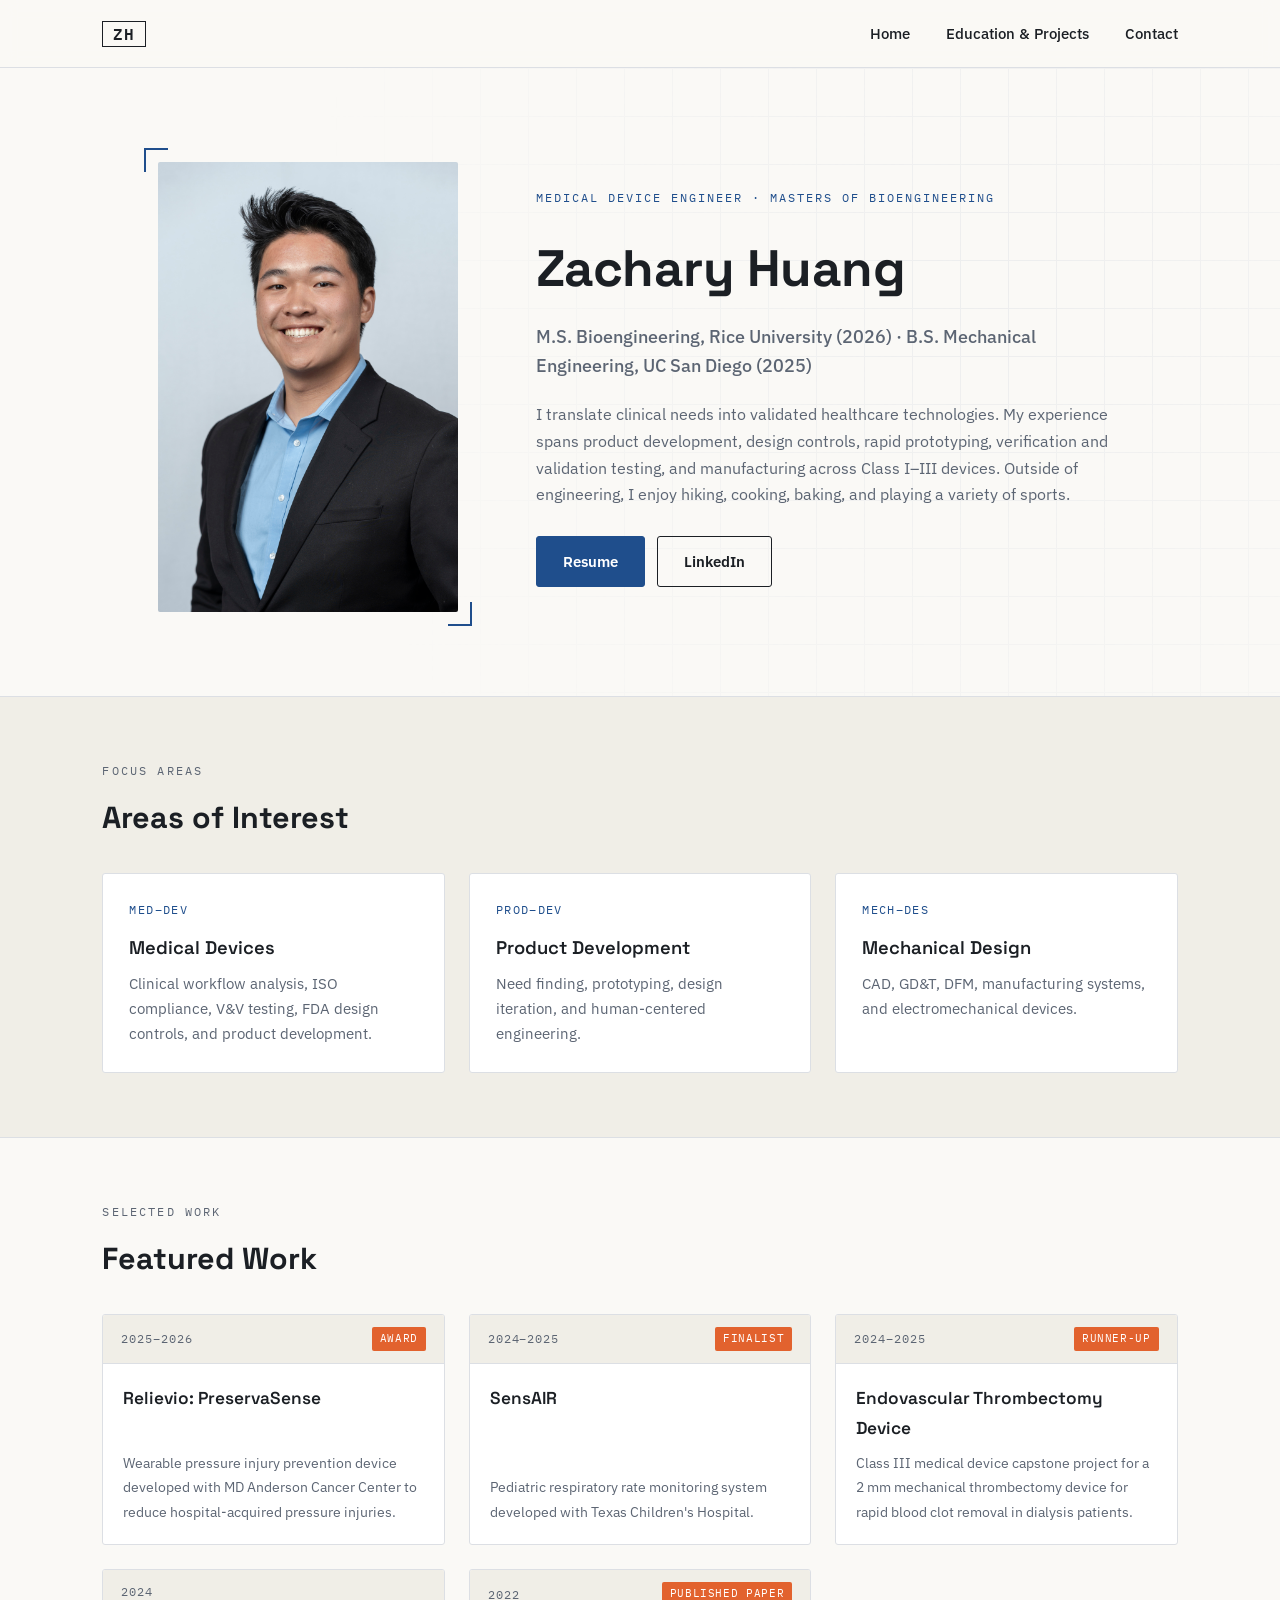
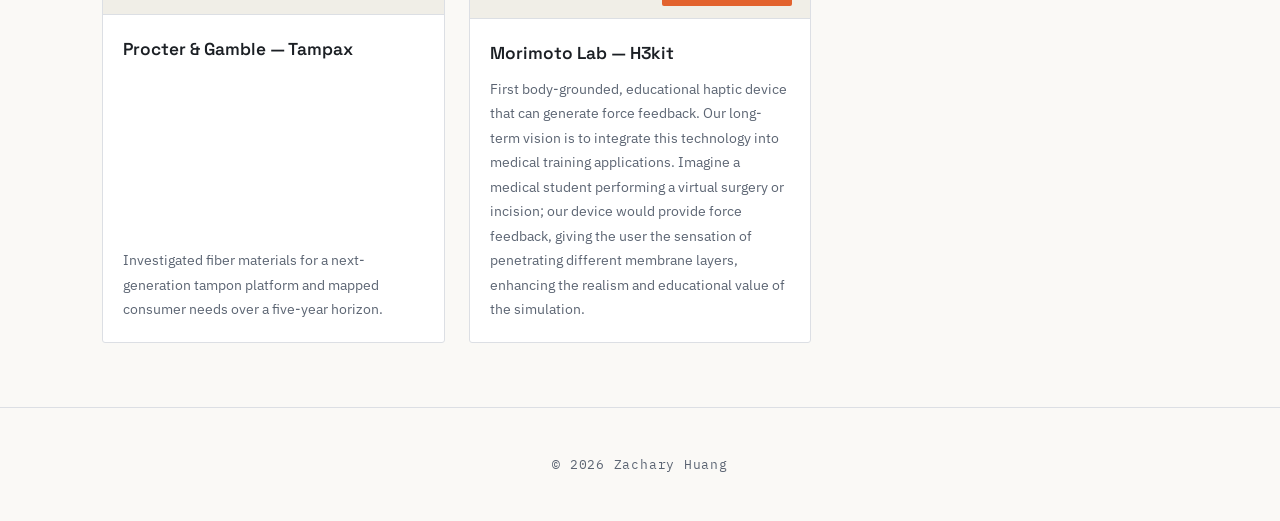
<file: index.html>
<!DOCTYPE html>
<html lang="en">
<head>

<meta charset="UTF-8">
<meta name="viewport" content="width=device-width, initial-scale=1.0">

<title>Zachary Huang's Homepage</title>

<link rel="stylesheet" href="css/style.css">

<link rel="preconnect" href="https://fonts.googleapis.com">
<link rel="preconnect" href="https://fonts.gstatic.com" crossorigin>
<link href="https://fonts.googleapis.com/css2?family=Space+Grotesk:wght@500;700&family=IBM+Plex+Sans:wght@400;500;600&family=IBM+Plex+Mono:wght@400;500;600&display=swap" rel="stylesheet">

    <!-- Social preview (Open Graph / Twitter) -->
    <meta name="description" content="Medical device engineer focused on translating clinical needs into validated healthcare technologies.">
    <meta property="og:title" content="Zachary Huang">
    <meta property="og:description" content="Medical device engineer focused on translating clinical needs into validated healthcare technologies.">
    <meta property="og:image" content="assets/headshot.jpg">
    <meta property="og:image:alt" content="Zachary Huang headshot">
    <meta property="og:type" content="website">
    <meta property="og:url" content="https://zachhuang2.github.io/">

    <meta name="twitter:card" content="summary_large_image">
    <meta name="twitter:title" content="Zachary Huang">
    <meta name="twitter:description" content="Medical device engineer focused on translating clinical needs into validated healthcare technologies.">
    <meta name="twitter:image" content="assets/headshot.jpg">

    <!-- Simple inline SVG favicon (data URI) -->
    <link rel="icon" href="data:image/svg+xml,%3Csvg%20xmlns%3D%22http%3A//www.w3.org/2000/svg%22%20viewBox%3D%220%200%20100%20100%22%3E%3Crect%20width%3D%22100%22%20height%3D%22100%22%20fill%3D%22%231a1a1a%22/%3E%3Ctext%20x%3D%2250%22%20y%3D%2258%22%20font-size%3D%2248%22%20text-anchor%3D%22middle%22%20fill%3D%22%23ffffff%22%20font-family%3D%22Inter,%20Arial,%20sans-serif%22%20font-weight%3D%22700%22%3EZH%3C/text%3E%3C/svg%3E">

</head>

<body>

<nav>
    <div class="logo">ZH</div>

    <ul>
        <li><a href="index.html">Home</a></li>
        <li><a href="experience-projects.html">Education & Projects</a></li>
        <li><a href="contact.html">Contact</a></li>
    </ul>
</nav>

<section class="hero">

    <div class="hero-image">
        <div class="hero-image-frame">
            <img src="assets/headshot.jpg" alt="Zachary Huang">
        </div>
    </div>

    <div class="hero-text">

        <span class="eyebrow">Medical Device Engineer · Masters of Bioengineering</span>

        <h1>Zachary Huang</h1>

        <h2>
            M.S. Bioengineering, Rice University (2026) · B.S. Mechanical Engineering, UC San Diego (2025)
        </h2>
        <p>
            I translate clinical needs into validated healthcare technologies. My experience
            spans product development, design controls, rapid prototyping, verification and
            validation testing, and manufacturing across Class I&ndash;III devices.
            Outside of engineering, I enjoy hiking, cooking, baking, and playing a variety of sports.
        </p>

        <div class="buttons">

            <a href="assets/Zachary_Huang_Resume.pdf" class="btn">
                Resume
            </a>

            <a href="https://www.linkedin.com/in/zachuang2/" class="btn-outline">
                LinkedIn
            </a>

        </div>

    </div>

</section>

<section class="about">

    <span class="section-label">Focus Areas</span>
    <h2>Areas of Interest</h2>

    <div class="cards">

        <div class="card">
            <span class="card-tag">MED&ndash;DEV</span>
            <h3>Medical Devices</h3>
            <p>
                Clinical workflow analysis, ISO compliance, V&V testing,
                FDA design controls, and product development.
            </p>
        </div>

        <div class="card">
            <span class="card-tag">PROD&ndash;DEV</span>
            <h3>Product Development</h3>
            <p>
                Need finding, prototyping, design iteration,
                and human-centered engineering.
            </p>
        </div>

        <div class="card">
            <span class="card-tag">MECH&ndash;DES</span>
            <h3>Mechanical Design</h3>
            <p>
                CAD, GD&amp;T, DFM, manufacturing systems,
                and electromechanical devices.
            </p>
        </div>

    </div>

</section>

<section class="featured">

    <span class="section-label">Selected Work</span>
    <h2>Featured Work</h2>

    <div class="project-grid">

        <div class="project-card">
            <div class="project-card-header">
                <span class="project-tag">2025&ndash;2026</span>
                <span class="project-status">Award</span>
            </div>
            <div class="project-card-content">
                <h3>Relievio: PreservaSense</h3>
                <p>
                    Wearable pressure injury prevention device developed
                    with MD Anderson Cancer Center to reduce hospital-acquired pressure injuries.
                </p>
            </div>
        </div>

        <div class="project-card">
            <div class="project-card-header">
                <span class="project-tag">2024&ndash;2025</span>
                <span class="project-status">Finalist</span>
            </div>
            <div class="project-card-content">
                <h3>SensAIR</h3>
                <p>
                    Pediatric respiratory rate monitoring system
                    developed with Texas Children's Hospital.
                </p>
            </div>
        </div>

        <div class="project-card">
            <div class="project-card-header">
                <span class="project-tag">2024&ndash;2025</span>
                <span class="project-status">Runner-Up</span>
            </div>
            <div class="project-card-content">
                <h3>Endovascular Thrombectomy Device</h3>
                <p>
                    Class III medical device capstone project for a 2&nbsp;mm mechanical
                    thrombectomy device for rapid blood clot removal in dialysis patients.
                </p>
            </div>
        </div>

        <div class="project-card">
            <div class="project-card-header">
                <span class="project-tag">2024</span>
            </div>
            <div class="project-card-content">
                <h3>Procter &amp; Gamble &mdash; Tampax</h3>
                <p>
                    Investigated fiber materials for a next-generation tampon platform
                    and mapped consumer needs over a five-year horizon.
                </p>
            </div>
        </div>
        <div class="project-card">
            <div class="project-card-header">
                <span class="project-tag">2022</span>
                <span class="project-status">Published Paper</span>
            </div>
            <div class="project-card-content">
                <h3>Morimoto Lab &mdash; H3kit</h3>
                <p>
                    First body-grounded, educational haptic device that can generate force feedback. Our long-term vision is to 
                    integrate this technology into medical training applications. Imagine a medical student performing a 
                    virtual surgery or incision; our device would provide force feedback, giving the user the sensation of 
                    penetrating different membrane layers, enhancing the realism and educational value of the simulation.

                </p>
            </div>
        </div>
    </div>

</section>

<footer>
    &copy; 2026 Zachary Huang
</footer>

</body>
</html>
</file>
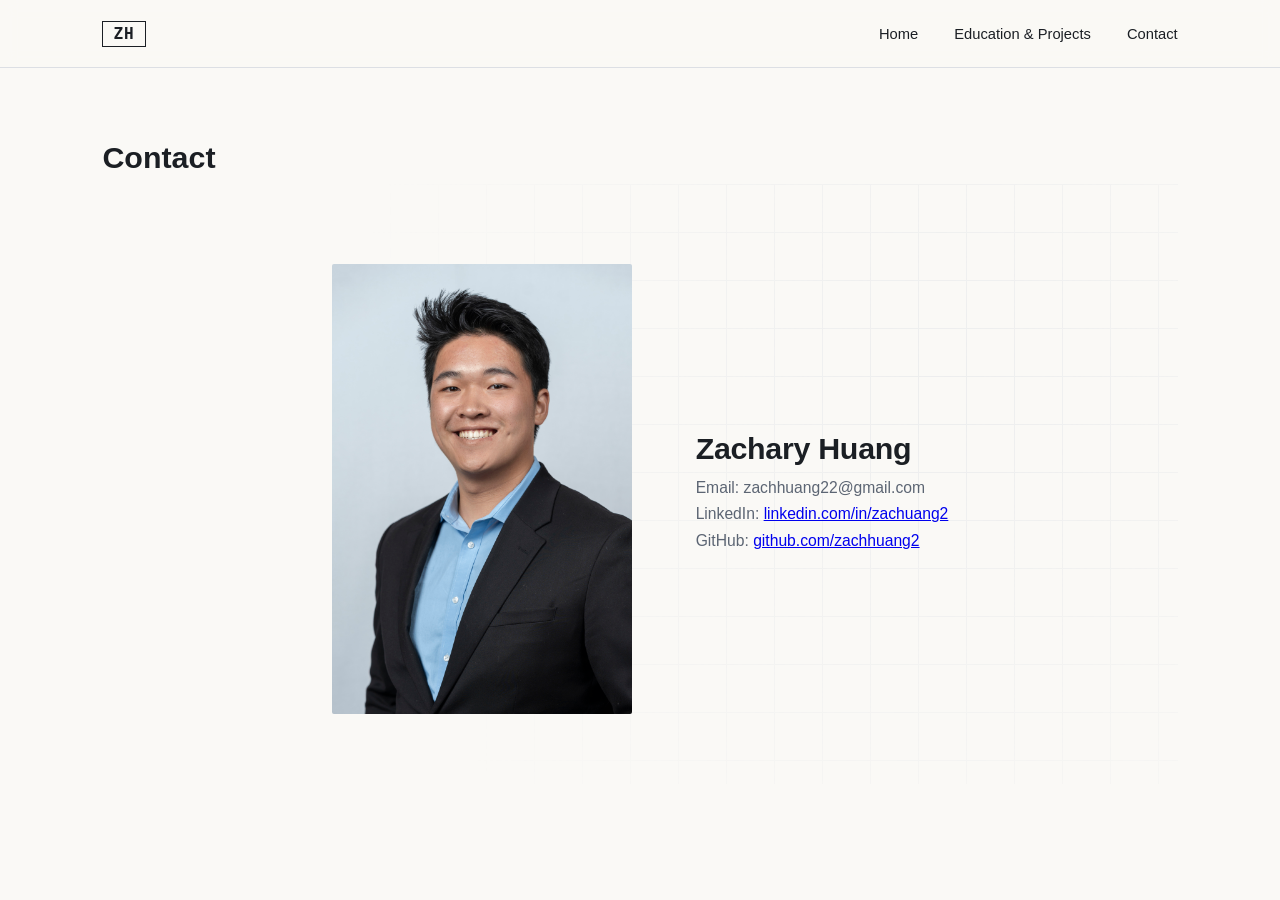
<file: contact.html>
<!DOCTYPE html>
<html lang="en">
<head>

<meta charset="UTF-8">
<meta name="viewport" content="width=device-width, initial-scale=1.0">

<title>Contact</title>

<link rel="stylesheet" href="css/style.css">

</head>

<body>

<nav>
    <div class="logo">ZH</div>

    <ul>
        <li><a href="index.html">Home</a></li>
        <li><a href="experience-projects.html">Education & Projects</a></li>
        <li><a href="contact.html">Contact</a></li>
    </ul>
</nav>

<section class="page">

<h1>Contact</h1>

<section class="hero">

    <div class="hero-image">
        <img src="assets/headshot.jpg" alt="Zachary Huang">
    </div>

    <div class="hero-text">
        
        <h1>Zachary Huang</h1>
        <p>Email: zachhuang22@gmail.com</p>

        <p>
        LinkedIn:
        <a href="https://www.linkedin.com/in/zachuang2/">
        linkedin.com/in/zachuang2
        </a>
        </p>

        <p>
        GitHub:
        <a href="#">
        github.com/zachhuang2
        </a>
        </p>

    </div>

</section>

</body>
</html>
</file>
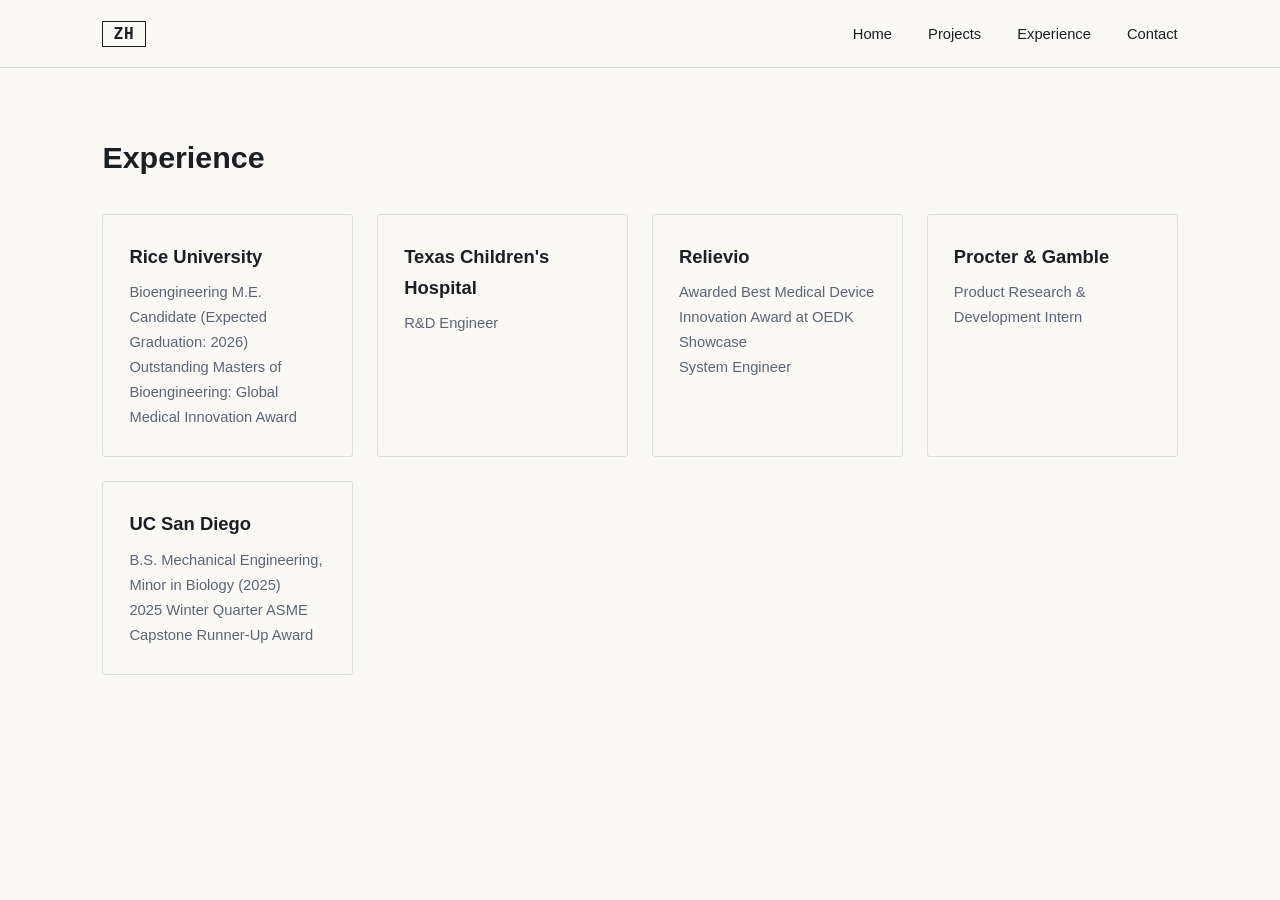
<file: experience.html>
<!DOCTYPE html>
<html lang="en">
<head>

<meta charset="UTF-8">
<meta name="viewport" content="width=device-width, initial-scale=1.0">

<title>Projects</title>

<link rel="stylesheet" href="css/style.css">

</head>

<body>

<nav>
    <div class="logo">ZH</div>

    <ul>
        <li><a href="index.html">Home</a></li>
        <li><a href="projects.html">Projects</a></li>
        <li><a href="experience.html">Experience</a></li>
        <li><a href="contact.html">Contact</a></li>
    </ul>
</nav>

<section class="page">

    <h1>Experience</h1>

    <div class="cards">

        <div class="card">
            <h3>Rice University</h3>
            <p>Bioengineering M.E. Candidate (Expected Graduation: 2026)</p>
            <p>Outstanding Masters of Bioengineering: Global Medical Innovation Award</p>
        </div>

        <div class="card">
            <h3>Texas Children's Hospital</h3>
            <p>R&D Engineer</p>
        </div>

        <div class="card">
            <h3>Relievio</h3>
            <p>Awarded Best Medical Device Innovation Award at OEDK Showcase</p>
            <p>System Engineer</p>
        </div>

        <div class="card">
            <h3>Procter & Gamble</h3>
            <p>Product Research & Development Intern</p>
        </div>

        <div class="card">
            <h3>UC San Diego</h3>
            <p>B.S. Mechanical Engineering, Minor in Biology (2025)</p>
            <p>2025 Winter Quarter ASME Capstone Runner-Up Award</p>
        </div>

    </div>

</section>
</file>
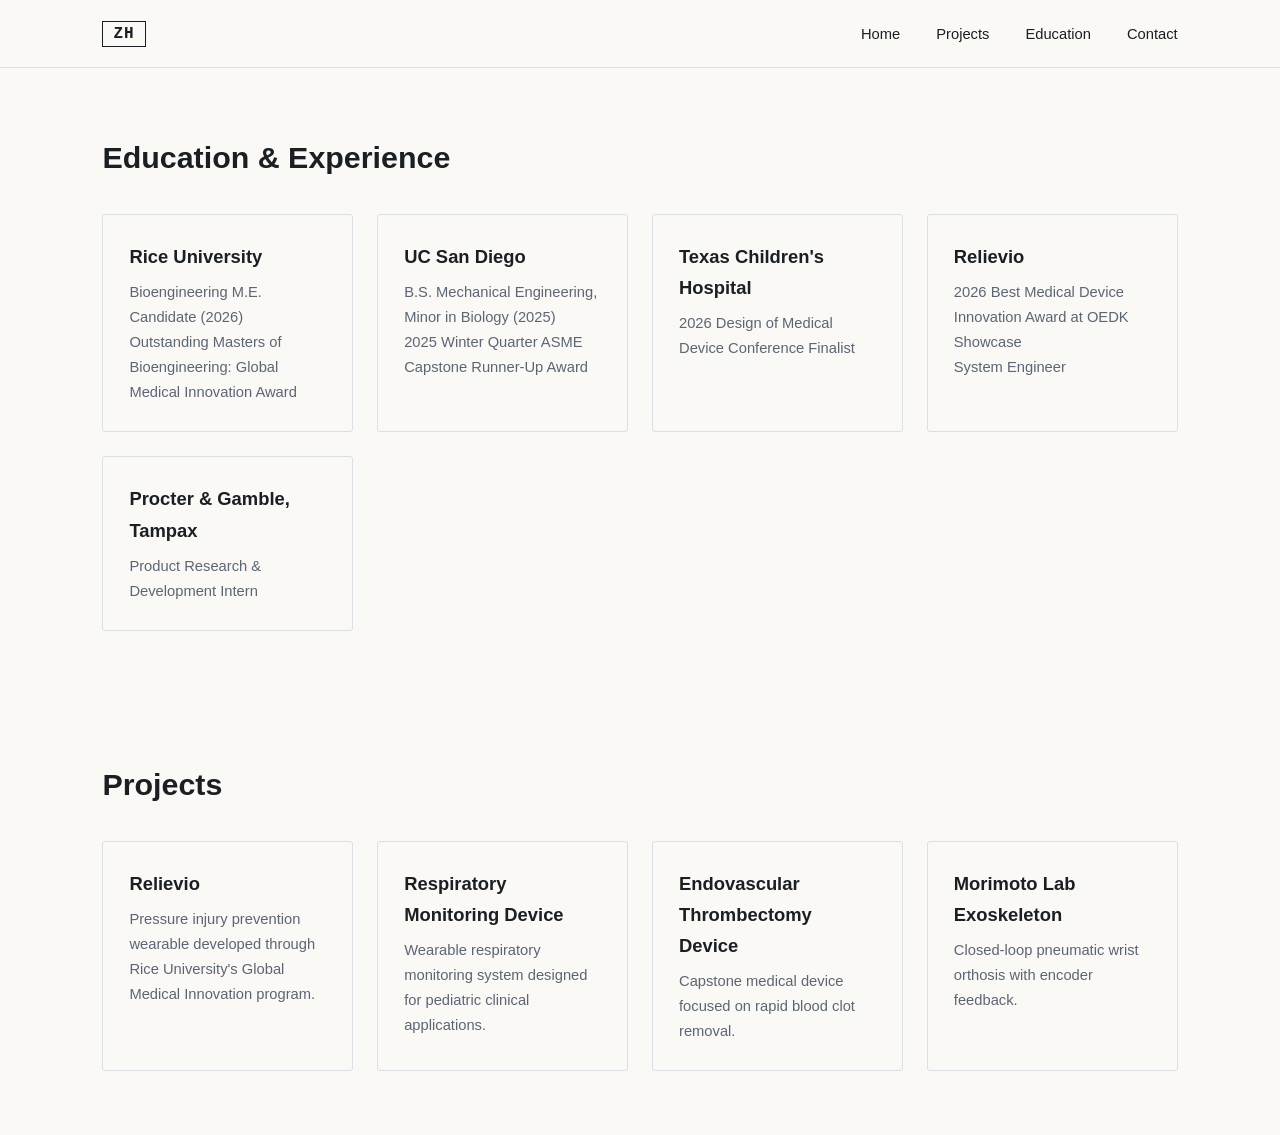
<file: projects.html>
<!DOCTYPE html>
<html lang="en">
<head>

<meta charset="UTF-8">
<meta name="viewport" content="width=device-width, initial-scale=1.0">

<title>Education & Projects</title>

<link rel="stylesheet" href="css/style.css">

</head>

<body>

<nav>
    <div class="logo">ZH</div>

    <ul>
        <li><a href="index.html">Home</a></li>
        <li><a href="projects.html">Projects</a></li>
        <li><a href="experience.html">Education</a></li>
        <li><a href="contact.html">Contact</a></li>
    </ul>
</nav>

<section class="page">

    <h1>Education & Experience</h1>

    <div class="cards">

        <div class="card">
            <h3>Rice University</h3>
            <p>Bioengineering M.E. Candidate (2026)</p>
            <p>Outstanding Masters of Bioengineering: Global Medical Innovation Award</p>
        </div>

        <div class="card">
            <h3>UC San Diego</h3>
            <p>B.S. Mechanical Engineering, Minor in Biology (2025)</p>
            <p>2025 Winter Quarter ASME Capstone Runner-Up Award</p>
        </div>

        <div class="card">
            <h3>Texas Children's Hospital</h3>
            <p>2026 Design of Medical Device Conference Finalist</p>
        </div>

        <div class="card">
            <h3>Relievio</h3>
            <p>2026 Best Medical Device Innovation Award at OEDK Showcase</p>
            <p>System Engineer</p>
        </div>

        <div class="card">
            <h3>Procter & Gamble, Tampax</h3>
            <p>Product Research & Development Intern</p>
        </div>

    </div>

</section>

<section class="page">

    <h1>Projects</h1>

    <div class="cards">

        <div class="card">
            <h3>Relievio</h3>
            <p>Pressure injury prevention wearable developed through Rice University's Global Medical Innovation program.</p>
        </div>

        <div class="card">
            <h3>Respiratory Monitoring Device</h3>
            <p>Wearable respiratory monitoring system designed for pediatric clinical applications.</p>
        </div>

        <div class="card">
            <h3>Endovascular Thrombectomy Device</h3>
            <p>Capstone medical device focused on rapid blood clot removal.</p>
        </div>

        <div class="card">
            <h3>Morimoto Lab Exoskeleton</h3>
            <p>Closed-loop pneumatic wrist orthosis with encoder feedback.</p>
        </div>

    </div>

</section>

</body>
</html>
</file>
<file: css/style.css>
/* =========================================================
   ZACHARY HUANG — PORTFOLIO
   Design system: precision / spec-sheet
   Palette, type, and structural motifs drawn from
   engineering drawings, GD&T callouts and revision blocks.
   ========================================================= */

:root{
    --bg:        #faf9f6;
    --bg-panel:  #f0eee7;
    --ink:       #1b1f24;
    --ink-soft:  #5c6573;
    --line:      #dcdfe4;
    --blue:      #1f4e8c;
    --blue-deep: #15355f;
    --orange:    #e2622e;

    --font-display: 'Space Grotesk', sans-serif;
    --font-body:    'IBM Plex Sans', sans-serif;
    --font-mono:    'IBM Plex Mono', monospace;
}

*{
    margin:0;
    padding:0;
    box-sizing:border-box;
}

html{
    scroll-behavior:smooth;
}

body{
    font-family:var(--font-body);
    color:var(--ink);
    background:var(--bg);
    line-height:1.7;
    font-size:16px;
}

/* =========================================================
   NAV
   ========================================================= */

nav{
    display:flex;
    justify-content:space-between;
    align-items:center;
    padding:20px 8%;
    position:sticky;
    top:0;
    background:rgba(250,249,246,0.9);
    -webkit-backdrop-filter:blur(8px);
    backdrop-filter:blur(8px);
    border-bottom:1px solid var(--line);
    z-index:10;
}

.logo{
    font-family:var(--font-mono);
    font-size:1rem;
    font-weight:600;
    letter-spacing:0.06em;
    border:1.5px solid var(--ink);
    padding:4px 10px;
    line-height:1;
}

nav ul{
    display:flex;
    gap:36px;
    list-style:none;
}

nav a{
    text-decoration:none;
    color:var(--ink);
    font-size:0.92rem;
    font-weight:500;
    position:relative;
    padding-bottom:4px;
}

nav a::after{
    content:"";
    position:absolute;
    left:0;
    right:0;
    bottom:-2px;
    height:2px;
    background:var(--blue);
    transform:scaleX(0);
    transform-origin:left;
    transition:transform .25s ease;
}

nav a:hover::after,
nav a:focus-visible::after{
    transform:scaleX(1);
}

/* =========================================================
   HERO
   ========================================================= */

.hero{
    display:flex;
    align-items:center;
    justify-content:center;
    gap:64px;
    padding:80px 8% 70px;
    position:relative;
    overflow:hidden;
}

/* faint drafting-grid backdrop, fading toward the edges */
.hero::before{
    content:"";
    position:absolute;
    inset:0;
    background-image:
        linear-gradient(var(--line) 1px, transparent 1px),
        linear-gradient(90deg, var(--line) 1px, transparent 1px);
    background-size:48px 48px;
    opacity:0.45;
    -webkit-mask-image:radial-gradient(circle at 78% 35%, #000 0%, transparent 65%);
    mask-image:radial-gradient(circle at 78% 35%, #000 0%, transparent 65%);
    pointer-events:none;
}

.hero-image{
    position:relative;
    flex-shrink:0;
    z-index:1;
}

.hero-image-frame{
    position:relative;
    padding:14px;
}

/* registration-mark corners, like an alignment target on a drawing */
.hero-image-frame::before,
.hero-image-frame::after{
    content:"";
    position:absolute;
    width:22px;
    height:22px;
}

.hero-image-frame::before{
    top:0;
    left:0;
    border-top:2px solid var(--blue);
    border-left:2px solid var(--blue);
}

.hero-image-frame::after{
    bottom:0;
    right:0;
    border-bottom:2px solid var(--blue);
    border-right:2px solid var(--blue);
}

.hero-image img{
    width:300px;
    display:block;
    border-radius:2px;
}

.hero-image-tag{
    position:absolute;
    bottom:-13px;
    right:-1px;
    background:var(--ink);
    color:var(--bg);
    font-family:var(--font-mono);
    font-size:0.7rem;
    letter-spacing:0.08em;
    padding:5px 10px;
}

.hero-text{
    max-width:600px;
    position:relative;
    z-index:1;
}

.eyebrow{
    display:block;
    font-family:var(--font-mono);
    font-size:0.78rem;
    letter-spacing:0.16em;
    text-transform:uppercase;
    color:var(--blue);
    margin-bottom:16px;
}

.hero-text h1{
    font-family:var(--font-display);
    font-size:3.2rem;
    font-weight:700;
    letter-spacing:-0.01em;
}

.hero-text h2{
    font-family:var(--font-body);
    font-weight:500;
    font-size:1.1rem;
    color:var(--ink-soft);
    margin:10px 0 20px;
}

.hero-text p{
    color:var(--ink-soft);
    font-size:0.98rem;
}

/* =========================================================
   BUTTONS
   ========================================================= */

.buttons{
    margin-top:28px;
    display:flex;
    gap:12px;
    flex-wrap:wrap;
}

.btn,
.btn-outline{
    text-decoration:none;
    padding:12px 26px;
    border-radius:3px;
    font-size:0.92rem;
    font-weight:600;
    transition:all .2s ease;
    display:inline-flex;
    align-items:center;
}

.btn{
    background:var(--blue);
    color:#fff;
    border:1px solid var(--blue);
}

.btn:hover,
.btn:focus-visible{
    background:var(--blue-deep);
    border-color:var(--blue-deep);
    transform:translateY(-2px);
}

.btn-outline{
    border:1px solid var(--ink);
    color:var(--ink);
}

.btn-outline:hover,
.btn-outline:focus-visible{
    border-color:var(--blue);
    color:var(--blue);
    transform:translateY(-2px);
}

/* =========================================================
   SECTION HEADERS
   ========================================================= */

.about,
.featured,
.page{
    padding:64px 8%;
}

.about{
    background:var(--bg-panel);
    border-top:1px solid var(--line);
    border-bottom:1px solid var(--line);
}

.section-label{
    display:block;
    font-family:var(--font-mono);
    font-size:0.75rem;
    letter-spacing:0.18em;
    text-transform:uppercase;
    color:var(--ink-soft);
    margin-bottom:10px;
}

.about h2,
.featured h2,
.page h1{
    font-family:var(--font-display);
    font-size:1.9rem;
    font-weight:700;
}

/* =========================================================
   CARDS — areas of interest / education
   ========================================================= */

.cards{
    display:grid;
    grid-template-columns:repeat(auto-fit,minmax(250px,1fr));
    gap:24px;
    margin-top:30px;
}

.card{
    background:var(--bg);
    border:1px solid var(--line);
    border-radius:3px;
    padding:26px;
    transition:all .25s ease;
}

.about .card{
    background:#fff;
}

.card-tag{
    display:block;
    font-family:var(--font-mono);
    font-size:0.72rem;
    letter-spacing:0.12em;
    color:var(--blue);
    margin-bottom:12px;
}

.card h3{
    font-family:var(--font-display);
    font-size:1.15rem;
    font-weight:600;
    margin-bottom:8px;
}

.card p{
    color:var(--ink-soft);
    font-size:0.92rem;
}

.card:hover{
    transform:translateY(-4px);
    border-color:var(--blue);
    box-shadow:0 10px 24px rgba(31,78,140,0.08);
}

/* =========================================================
   PROJECT GRID / SPEC-SHEET CARDS
   ========================================================= */

.project-grid{
    display:grid;
    grid-template-columns:repeat(auto-fit,minmax(260px,1fr));
    gap:24px;
    margin-top:30px;
}

.project-card{
    display:flex;
    flex-direction:column;
    overflow:hidden;
    background:var(--bg-panel);
    border:1px solid var(--line);
    border-radius:3px;
    transition:all .25s ease;
}

.about .project-card,
.featured .project-card,
.page .project-card{
    background:#fff;
}

.project-card:hover{
    transform:translateY(-5px);
    border-color:var(--blue);
    box-shadow:0 12px 28px rgba(0,0,0,0.07);
}

.project-card-header{
    display:flex;
    justify-content:space-between;
    align-items:center;
    gap:10px;
    padding:12px 18px;
    border-bottom:1px solid var(--line);
    background:var(--bg-panel);
}

.project-tag{
    font-family:var(--font-mono);
    font-size:0.72rem;
    letter-spacing:0.08em;
    color:var(--ink-soft);
}

.project-status{
    font-family:var(--font-mono);
    font-size:0.66rem;
    letter-spacing:0.06em;
    text-transform:uppercase;
    background:var(--orange);
    color:#fff;
    padding:3px 8px;
    border-radius:2px;
    white-space:nowrap;
}

.project-card-image{
    width:100%;
    height:190px;
    overflow:hidden;
    background:linear-gradient(135deg,#e7e5dd 0%,#dcdad1 100%);
    display:flex;
    align-items:center;
    justify-content:center;
    border-bottom:1px solid var(--line);
}

.project-card-image img{
    width:100%;
    height:100%;
    object-fit:cover;
}

.project-card-content{
    padding:20px;
    flex:1;
    display:flex;
    flex-direction:column;
    gap:8px;
}

.project-card-content h3{
    font-family:var(--font-display);
    font-size:1.08rem;
    font-weight:600;
}

.project-card-content p{
    font-size:0.9rem;
    color:var(--ink-soft);
}

.project-card-content p:last-child{
    margin-top:auto;
}

.project-card-content a{
    color:var(--blue);
    font-weight:600;
    font-size:0.88rem;
    text-decoration:none;
}

.project-card-content a:hover{
    text-decoration:underline;
}

/* =========================================================
   EDUCATION TIMELINE
   ========================================================= */

.timeline{
    margin-top:30px;
    display:flex;
    flex-direction:column;
}

.timeline-item{
    display:grid;
    grid-template-columns:150px 1fr;
    gap:28px;
    padding:26px 0;
    border-top:1px solid var(--line);
}

.timeline-item:last-child{
    border-bottom:1px solid var(--line);
}

.timeline-year{
    font-family:var(--font-mono);
    font-size:0.86rem;
    color:var(--blue);
    letter-spacing:0.04em;
    padding-top:3px;
}

.timeline-content h3{
    font-family:var(--font-display);
    font-size:1.18rem;
    font-weight:600;
    margin-bottom:6px;
}

.timeline-content p{
    color:var(--ink-soft);
    font-size:0.93rem;
    margin-bottom:4px;
}

.timeline-content .award{
    display:inline-block;
    font-family:var(--font-mono);
    font-size:0.76rem;
    letter-spacing:0.04em;
    color:var(--orange);
    margin-top:2px;
}

/* =========================================================
   FOOTER
   ========================================================= */

footer{
    text-align:center;
    padding:46px;
    color:var(--ink-soft);
    font-family:var(--font-mono);
    font-size:0.8rem;
    letter-spacing:0.06em;
    border-top:1px solid var(--line);
}

/* =========================================================
   PDF VIEWER MODAL
   ========================================================= */

.pdf-viewer-backdrop{
    position:fixed;
    inset:0;
    background:rgba(27,31,36,0.85);
    display:flex;
    align-items:center;
    justify-content:center;
    padding:20px;
    z-index:999;
}

.pdf-viewer-backdrop[hidden]{
    display:none;
}

.pdf-viewer-modal{
    width:min(100%,1100px);
    height:min(100%,85vh);
    background:#fff;
    border-radius:6px;
    overflow:hidden;
    display:flex;
    flex-direction:column;
}

.pdf-viewer-header{
    display:flex;
    justify-content:space-between;
    align-items:center;
    gap:12px;
    padding:16px 20px;
    background:var(--bg-panel);
    border-bottom:1px solid var(--line);
    font-family:var(--font-display);
    font-weight:600;
}

.pdf-viewer-download,
.pdf-viewer-close{
    border:none;
    background:none;
    cursor:pointer;
    font:inherit;
}

.pdf-viewer-download{
    color:var(--blue);
    text-decoration:none;
    margin-right:14px;
    font-family:var(--font-mono);
    font-size:0.85rem;
}

.pdf-viewer-close{
    font-size:1.5rem;
    line-height:1;
    color:var(--ink);
}

#pdfViewerIframe{
    flex:1;
    width:100%;
    min-height:0;
}

/* =========================================================
   RESPONSIVE
   ========================================================= */

@media(max-width:900px){

    .hero{
        flex-direction:column;
        text-align:center;
        padding:60px 8%;
        gap:40px;
    }

    .hero-image img{
        width:220px;
    }

    .hero-text h1{
        font-size:2.4rem;
    }

    nav{
        flex-direction:column;
        gap:14px;
        padding:18px 8%;
    }

    nav ul{
        gap:24px;
    }

    .timeline-item{
        grid-template-columns:1fr;
        gap:8px;
    }

    .timeline-year{
        padding-top:0;
    }
}
/* =========================================================
EXPERIENCE PAGE
========================================================= */

.career-log{
margin-top:40px;
}

.year-divider{
display:flex;
align-items:center;
gap:18px;
margin:50px 0 25px;
}

.year-divider span{
font-family:var(--font-mono);
font-size:0.85rem;
letter-spacing:0.12em;
color:var(--blue);
}

.year-divider::after{
content:"";
flex:1;
height:1px;
background:var(--line);
}

.experience-card{
display:grid;
grid-template-columns:90px 1fr;
gap:28px;

```
padding:28px 0;

border-top:1px solid var(--line);

transition:all .25s ease;
```

}

.experience-card:last-child{
border-bottom:1px solid var(--line);
}

.experience-card:hover{
transform:translateX(6px);
}

.experience-meta{
display:flex;
align-items:flex-start;
}

.experience-type{
font-family:var(--font-mono);
font-size:.72rem;
letter-spacing:.08em;

```
border:1px solid var(--blue);
color:var(--blue);

padding:4px 8px;
```

}

.experience-content h3{
font-family:var(--font-display);
font-size:1.2rem;
margin-bottom:4px;
}

.experience-role{
color:var(--blue);
font-weight:600;
margin-bottom:12px;
}

.experience-description{
color:var(--ink-soft);
max-width:750px;
margin-bottom:12px;
}

.experience-highlights{
margin-left:18px;
color:var(--ink-soft);
}

.experience-highlights li{
margin-bottom:6px;
}

.award{
display:inline-block;
margin-top:10px;

```
font-family:var(--font-mono);
font-size:.78rem;
color:var(--orange);
```

}

.reveal{
opacity:0;
transform:translateY(30px);
transition:
opacity .8s ease,
transform .8s ease;
}

.reveal.active{
opacity:1;
transform:none;
}

@media(max-width:900px){

```
.experience-card{
    grid-template-columns:1fr;
    gap:14px;
}

.experience-meta{
    margin-bottom:6px;
}
```

}
</file>
